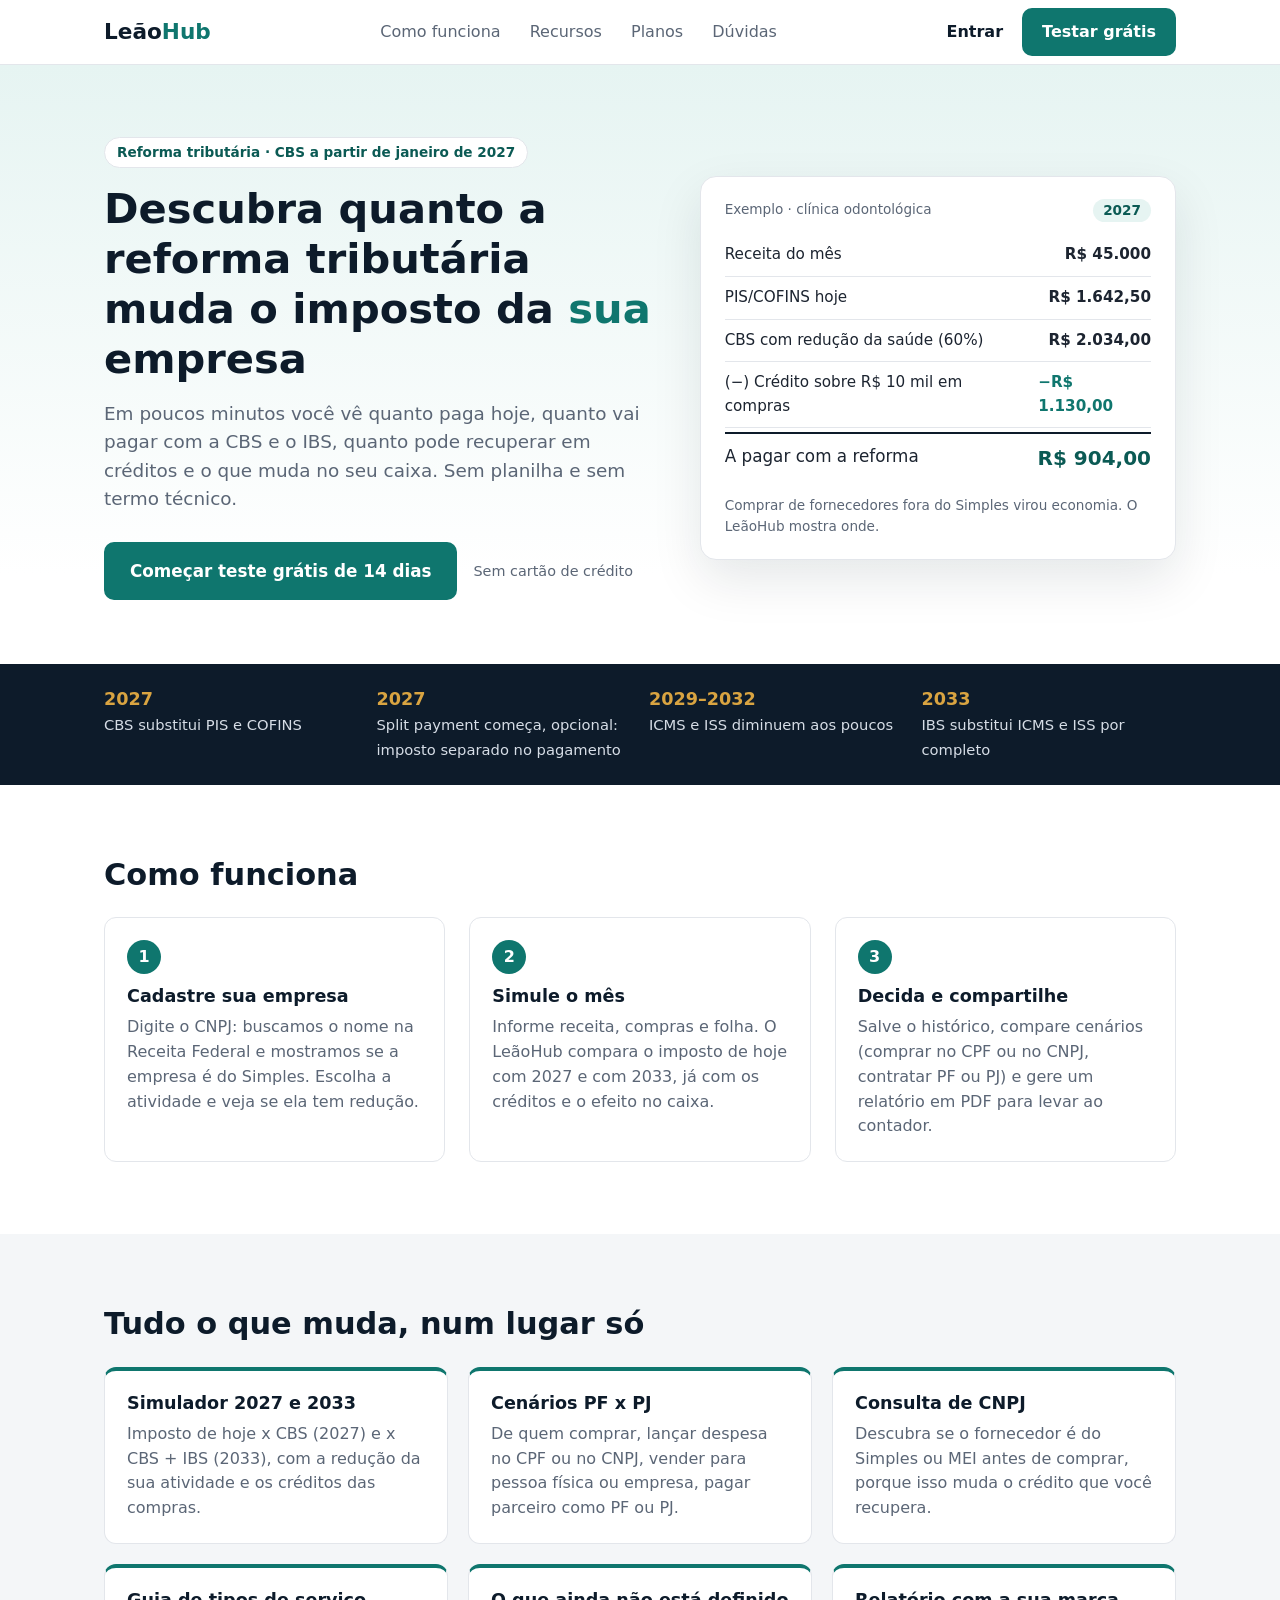
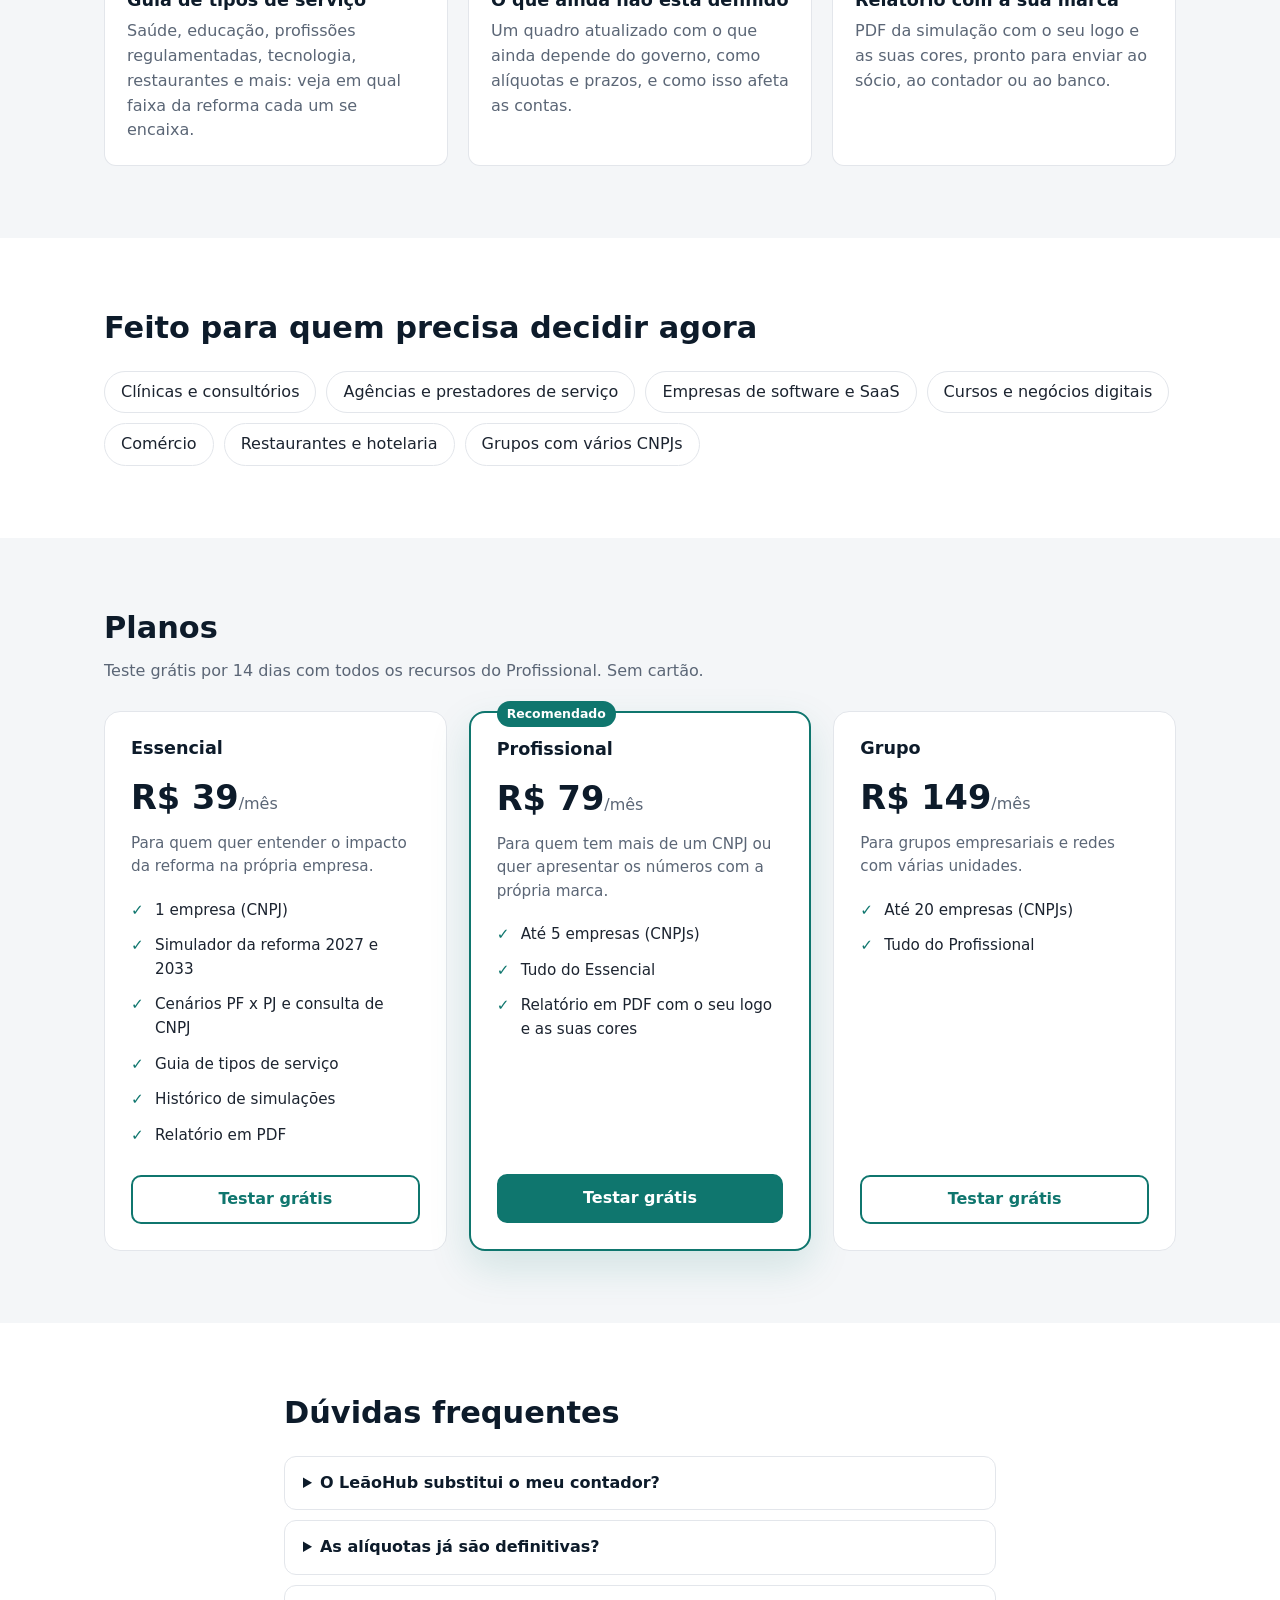
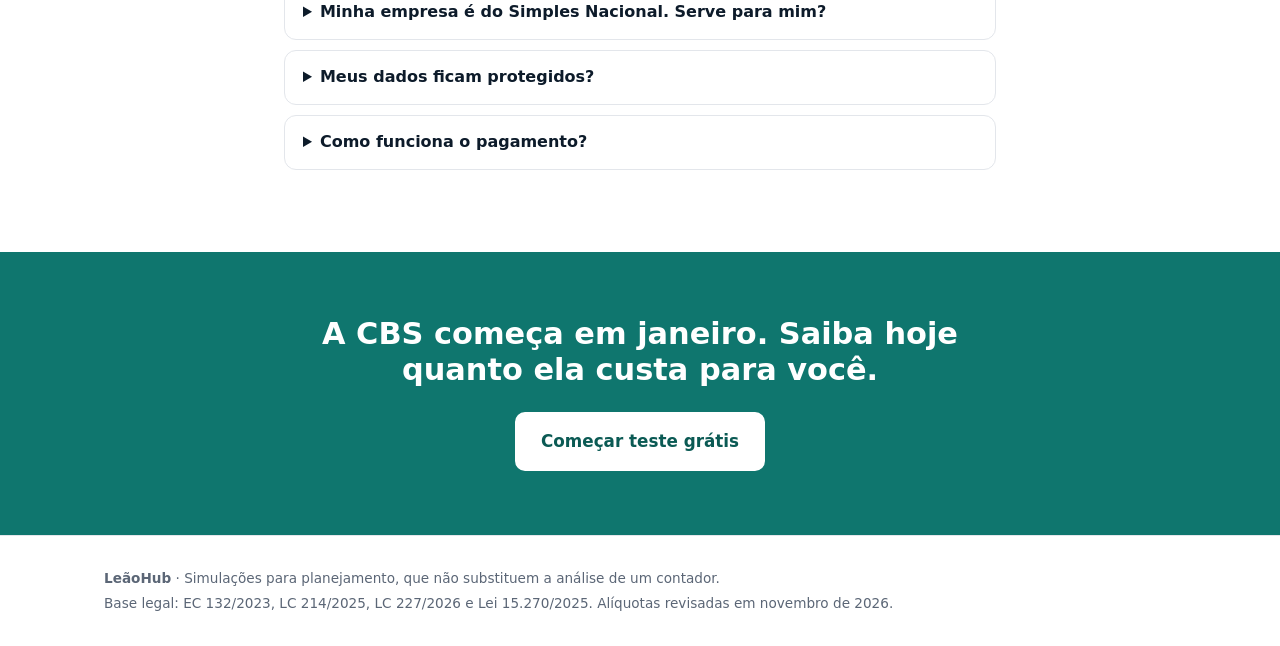
<file: index.html>
<!DOCTYPE html>
<html lang="pt-BR">
<head>
<meta charset="UTF-8">
<meta name="viewport" content="width=device-width, initial-scale=1">
<title>LeãoHub — Quanto a reforma tributária muda o imposto da sua empresa</title>
<meta name="description" content="Simule em minutos o impacto da CBS e do IBS na sua empresa: imposto de hoje x 2027 e 2033, créditos, cenários PF x PJ e relatório em PDF com a sua marca.">
<link rel="stylesheet" href="site.css">
</head>
<body>
<header class="topo">
  <div class="container topo-inner">
    <a class="logo" href="index.html">Leão<span>Hub</span></a>
    <nav class="menu">
      <a href="#como-funciona">Como funciona</a>
      <a href="#recursos">Recursos</a>
      <a href="#planos">Planos</a>
      <a href="#duvidas">Dúvidas</a>
    </nav>
    <div class="topo-acoes">
      <a class="btn-link" href="app.html#/entrar">Entrar</a>
      <a class="btn" href="app.html#/cadastro">Testar grátis</a>
    </div>
  </div>
</header>

<main>
  <section class="hero">
    <div class="container hero-grid">
      <div>
        <p class="selo">Reforma tributária · CBS a partir de janeiro de 2027</p>
        <h1>Descubra quanto a reforma tributária muda o imposto da <em>sua</em> empresa</h1>
        <p class="lead">Em poucos minutos você vê quanto paga hoje, quanto vai pagar com a CBS e o IBS, quanto pode recuperar em créditos e o que muda no seu caixa. Sem planilha e sem termo técnico.</p>
        <div class="hero-acoes">
          <a class="btn grande" href="app.html#/cadastro">Começar teste grátis de <span class="dias-teste">14</span> dias</a>
          <span class="nota">Sem cartão de crédito</span>
        </div>
      </div>
      <div class="hero-card" aria-label="Exemplo de resultado do simulador">
        <div class="hc-topo"><span>Exemplo · clínica odontológica</span><span class="hc-tag">2027</span></div>
        <div class="hc-linha"><span>Receita do mês</span><b>R$ 45.000</b></div>
        <div class="hc-linha"><span>PIS/COFINS hoje</span><b>R$ 1.642,50</b></div>
        <div class="hc-linha"><span>CBS com redução da saúde (60%)</span><b>R$ 2.034,00</b></div>
        <div class="hc-linha credito"><span>(−) Crédito sobre R$ 10 mil em compras</span><b>−R$ 1.130,00</b></div>
        <div class="hc-total"><span>A pagar com a reforma</span><b>R$ 904,00</b></div>
        <p class="hc-nota">Comprar de fornecedores fora do Simples virou economia. O LeãoHub mostra onde.</p>
      </div>
    </div>
  </section>

  <section class="faixa">
    <div class="container faixa-grid">
      <div><b>2027</b><span>CBS substitui PIS e COFINS</span></div>
      <div><b>2027</b><span>Split payment começa, opcional: imposto separado no pagamento</span></div>
      <div><b>2029–2032</b><span>ICMS e ISS diminuem aos poucos</span></div>
      <div><b>2033</b><span>IBS substitui ICMS e ISS por completo</span></div>
    </div>
  </section>

  <section id="como-funciona" class="secao">
    <div class="container">
      <h2>Como funciona</h2>
      <div class="passos">
        <div class="passo"><span class="num">1</span><h3>Cadastre sua empresa</h3><p>Digite o CNPJ: buscamos o nome na Receita Federal e mostramos se a empresa é do Simples. Escolha a atividade e veja se ela tem redução.</p></div>
        <div class="passo"><span class="num">2</span><h3>Simule o mês</h3><p>Informe receita, compras e folha. O LeãoHub compara o imposto de hoje com 2027 e com 2033, já com os créditos e o efeito no caixa.</p></div>
        <div class="passo"><span class="num">3</span><h3>Decida e compartilhe</h3><p>Salve o histórico, compare cenários (comprar no CPF ou no CNPJ, contratar PF ou PJ) e gere um relatório em PDF para levar ao contador.</p></div>
      </div>
    </div>
  </section>

  <section id="recursos" class="secao clara">
    <div class="container">
      <h2>Tudo o que muda, num lugar só</h2>
      <div class="recursos">
        <div class="recurso"><h3>Simulador 2027 e 2033</h3><p>Imposto de hoje x CBS (2027) e x CBS + IBS (2033), com a redução da sua atividade e os créditos das compras.</p></div>
        <div class="recurso"><h3>Cenários PF x PJ</h3><p>De quem comprar, lançar despesa no CPF ou no CNPJ, vender para pessoa física ou empresa, pagar parceiro como PF ou PJ.</p></div>
        <div class="recurso"><h3>Consulta de CNPJ</h3><p>Descubra se o fornecedor é do Simples ou MEI antes de comprar, porque isso muda o crédito que você recupera.</p></div>
        <div class="recurso"><h3>Guia de tipos de serviço</h3><p>Saúde, educação, profissões regulamentadas, tecnologia, restaurantes e mais: veja em qual faixa da reforma cada um se encaixa.</p></div>
        <div class="recurso"><h3>O que ainda não está definido</h3><p>Um quadro atualizado com o que ainda depende do governo, como alíquotas e prazos, e como isso afeta as contas.</p></div>
        <div class="recurso"><h3>Relatório com a sua marca</h3><p>PDF da simulação com o seu logo e as suas cores, pronto para enviar ao sócio, ao contador ou ao banco.</p></div>
      </div>
    </div>
  </section>

  <section class="secao">
    <div class="container">
      <h2>Feito para quem precisa decidir agora</h2>
      <div class="publico">
        <span>Clínicas e consultórios</span><span>Agências e prestadores de serviço</span><span>Empresas de software e SaaS</span>
        <span>Cursos e negócios digitais</span><span>Comércio</span><span>Restaurantes e hotelaria</span><span>Grupos com vários CNPJs</span>
      </div>
    </div>
  </section>

  <section id="planos" class="secao clara">
    <div class="container">
      <h2>Planos</h2>
      <p class="sub">Teste grátis por <span class="dias-teste">14</span> dias com todos os recursos do Profissional. Sem cartão.</p>
      <div id="lista-planos" class="planos"></div>
    </div>
  </section>

  <section id="duvidas" class="secao">
    <div class="container estreito">
      <h2>Dúvidas frequentes</h2>
      <details><summary>O LeãoHub substitui o meu contador?</summary><p>Não. Ele mostra estimativas para você planejar e conversar com o contador com números na mão. O enquadramento final de cada operação é decisão técnica do contador.</p></details>
      <details><summary>As alíquotas já são definitivas?</summary><p>Ainda não. Usamos a CBS de 11,3% para 2027, calculada pelo TCU e pendente de fixação pelo Senado, e a estimativa oficial do Comitê Gestor do IBS para 2033. O quadro "O que ainda não está definido" mostra o que falta e é atualizado quando as regras saem.</p></details>
      <details><summary>Minha empresa é do Simples Nacional. Serve para mim?</summary><p>Sim. Você vê quanto crédito seus clientes empresa recuperam e compara ficar no Simples com pagar CBS/IBS "por fora". Também consulta se seus fornecedores são do Simples.</p></details>
      <details><summary>Meus dados ficam protegidos?</summary><p>Cada conta entra com e-mail e senha e só enxerga as próprias empresas e simulações.</p></details>
      <details><summary>Como funciona o pagamento?</summary><p>Durante o teste grátis não pedimos cartão. No fim do teste você escolhe o plano para continuar e mantém suas empresas e simulações.</p></details>
    </div>
  </section>

  <section class="cta-final">
    <div class="container">
      <h2>A CBS começa em janeiro. Saiba hoje quanto ela custa para você.</h2>
      <a class="btn grande claro" href="app.html#/cadastro">Começar teste grátis</a>
    </div>
  </section>
</main>

<footer class="rodape">
  <div class="container">
    <p><b>LeãoHub</b> · Simulações para planejamento, que não substituem a análise de um contador.</p>
    <p>Base legal: EC 132/2023, LC 214/2025, LC 227/2026 e Lei 15.270/2025. Alíquotas revisadas em novembro de 2026.</p>
  </div>
</footer>

<script src="config.js"></script>
<script>
  (function () {
    var C = window.LEAOHUB_CONFIG || {};
    var dias = C.DIAS_TESTE || 14;
    document.querySelectorAll('.dias-teste').forEach(function (el) { el.textContent = dias; });
    var esc = function (s) { return String(s == null ? '' : s).replace(/[&<>"']/g, function (c) { return { '&': '&amp;', '<': '&lt;', '>': '&gt;', '"': '&quot;', "'": '&#39;' }[c]; }); };
    var brl = function (v) { return Number(v || 0).toLocaleString('pt-BR', { style: 'currency', currency: 'BRL', maximumFractionDigits: 0 }); };
    var alvo = document.getElementById("lista-planos");
    alvo.innerHTML = (C.PLANOS || []).map(function (p) {
      return '<div class="plano' + (p.destaque ? ' destaque' : '') + '">' +
        (p.destaque ? '<span class="plano-selo">Recomendado</span>' : '') +
        '<h3>' + esc(p.nome) + '</h3>' +
        '<p class="preco"><b>' + brl(p.preco) + '</b><span>/mês</span></p>' +
        '<p class="plano-resumo">' + esc(p.resumo) + '</p>' +
        '<ul>' + (p.itens || []).map(function (i) { return '<li>' + esc(i) + '</li>'; }).join('') + '</ul>' +
        '<a class="btn' + (p.destaque ? '' : ' contorno') + '" href="app.html#/cadastro/' + encodeURIComponent(p.id) + '">Testar grátis</a>' +
      '</div>';
    }).join('');
  })();
</script>
</body>
</html>
</file>
<file: site.css>
/* LeãoHub — página de vendas */
:root {
  --tinta: #0d1b2a;
  --texto: #1c2430;
  --suave: #5b6676;
  --linha: #e3e6eb;
  --fundo: #ffffff;
  --fundo-claro: #f4f6f8;
  --verde: #0f766e;
  --verde-escuro: #0b5a54;
  --verde-claro: #e6f4f2;
  --ouro: #d9a441;
  --raio: 12px;
  font-family: system-ui, -apple-system, "Segoe UI", Roboto, sans-serif;
  color: var(--texto);
  background: var(--fundo);
}
* { box-sizing: border-box; }
body { margin: 0; line-height: 1.55; font-size: 16px; }
a { color: var(--verde); }
h1, h2, h3 { color: var(--tinta); line-height: 1.2; }
h2 { font-size: 1.9rem; margin: 0 0 24px; }
h3 { font-size: 1.1rem; margin: 0 0 8px; }
.container { max-width: 1120px; margin: 0 auto; padding: 0 24px; }
.estreito { max-width: 760px; }

.btn { display: inline-block; background: var(--verde); color: #fff; padding: 10px 18px; border-radius: 10px; font-weight: 700; text-decoration: none; border: 2px solid var(--verde); }
.btn:hover { background: var(--verde-escuro); border-color: var(--verde-escuro); }
.btn.grande { padding: 14px 24px; font-size: 1.05rem; }
.btn.contorno { background: transparent; color: var(--verde); }
.btn.contorno:hover { background: var(--verde-claro); }
.btn.claro { background: #fff; color: var(--verde-escuro); border-color: #fff; }
.btn-link { color: var(--tinta); text-decoration: none; font-weight: 600; margin-right: 14px; }

.topo { position: sticky; top: 0; background: rgba(255,255,255,.95); backdrop-filter: blur(6px); border-bottom: 1px solid var(--linha); z-index: 10; }
.topo-inner { display: flex; align-items: center; justify-content: space-between; height: 64px; gap: 16px; }
.logo { font-weight: 800; font-size: 1.35rem; color: var(--tinta); text-decoration: none; }
.logo span { color: var(--verde); }
.menu a { color: var(--suave); text-decoration: none; margin: 0 12px; font-weight: 500; }
.menu a:hover { color: var(--tinta); }

.hero { background: linear-gradient(180deg, var(--verde-claro), #fff 85%); padding: 72px 0 64px; }
.hero-grid { display: grid; grid-template-columns: 1.15fr 1fr; gap: 48px; align-items: center; }
.selo { display: inline-block; background: #fff; border: 1px solid var(--linha); border-radius: 99px; padding: 4px 12px; font-size: 0.85rem; color: var(--verde-escuro); font-weight: 600; margin: 0 0 16px; }
.hero h1 { font-size: 2.6rem; margin: 0 0 16px; }
.hero h1 em { font-style: normal; color: var(--verde); }
.lead { font-size: 1.15rem; color: var(--suave); margin: 0 0 28px; }
.hero-acoes { display: flex; align-items: center; gap: 16px; flex-wrap: wrap; }
.nota { color: var(--suave); font-size: 0.9rem; }

.hero-card { background: #fff; border: 1px solid var(--linha); border-radius: 16px; padding: 22px 24px; box-shadow: 0 20px 50px rgba(13,27,42,.10); }
.hc-topo { display: flex; justify-content: space-between; color: var(--suave); font-size: 0.85rem; margin-bottom: 12px; }
.hc-tag { background: var(--verde-claro); color: var(--verde-escuro); border-radius: 99px; padding: 1px 10px; font-weight: 700; }
.hc-linha, .hc-total { display: flex; justify-content: space-between; gap: 12px; padding: 9px 0; border-bottom: 1px solid var(--linha); font-size: 0.95rem; }
.hc-linha.credito b { color: var(--verde); }
.hc-total { border-bottom: 0; border-top: 2px solid var(--tinta); margin-top: 4px; font-size: 1.05rem; }
.hc-total b { color: var(--verde-escuro); font-size: 1.25rem; }
.hc-nota { margin: 12px 0 0; font-size: 0.85rem; color: var(--suave); }

.faixa { background: var(--tinta); color: #d6dde6; padding: 22px 0; }
.faixa-grid { display: grid; grid-template-columns: repeat(4, 1fr); gap: 18px; }
.faixa b { display: block; color: var(--ouro); font-size: 1.1rem; }
.faixa span { font-size: 0.92rem; }

.secao { padding: 72px 0; }
.secao.clara { background: var(--fundo-claro); }
.sub { color: var(--suave); margin: -12px 0 28px; }

.passos { display: grid; grid-template-columns: repeat(3, 1fr); gap: 24px; }
.passo { border: 1px solid var(--linha); border-radius: var(--raio); padding: 22px; }
.passo .num { display: inline-grid; place-items: center; width: 34px; height: 34px; border-radius: 50%; background: var(--verde); color: #fff; font-weight: 800; margin-bottom: 12px; }
.passo p, .recurso p { color: var(--suave); margin: 0; }

.recursos { display: grid; grid-template-columns: repeat(3, 1fr); gap: 20px; }
.recurso { background: #fff; border: 1px solid var(--linha); border-radius: var(--raio); padding: 22px; border-top: 4px solid var(--verde); }

.publico { display: flex; flex-wrap: wrap; gap: 10px; }
.publico span { border: 1px solid var(--linha); border-radius: 99px; padding: 8px 16px; background: #fff; font-weight: 500; }

.planos { display: grid; grid-template-columns: repeat(3, 1fr); gap: 22px; align-items: stretch; }
.plano { position: relative; background: #fff; border: 1px solid var(--linha); border-radius: 16px; padding: 26px; display: flex; flex-direction: column; }
.plano.destaque { border: 2px solid var(--verde); box-shadow: 0 16px 40px rgba(15,118,110,.15); }
.plano-selo { position: absolute; top: -12px; left: 26px; background: var(--verde); color: #fff; font-size: 0.78rem; font-weight: 700; padding: 3px 10px; border-radius: 99px; }
.preco { margin: 4px 0 8px; }
.preco b { font-size: 2.1rem; color: var(--tinta); }
.preco span { color: var(--suave); }
.plano-resumo { color: var(--suave); font-size: 0.95rem; margin: 0 0 14px; }
.plano ul { list-style: none; padding: 0; margin: 0 0 22px; flex: 1; }
.plano li { padding: 6px 0 6px 24px; position: relative; font-size: 0.95rem; }
.plano li::before { content: "✓"; position: absolute; left: 0; color: var(--verde); font-weight: 800; }
.plano .btn { text-align: center; }

details { border: 1px solid var(--linha); border-radius: var(--raio); padding: 14px 18px; margin-bottom: 10px; }
summary { cursor: pointer; font-weight: 600; color: var(--tinta); }
details p { color: var(--suave); margin: 10px 0 0; }

.cta-final { background: var(--verde); color: #fff; padding: 64px 0; text-align: center; }
.cta-final h2 { color: #fff; max-width: 720px; margin: 0 auto 24px; }

.rodape { padding: 28px 0; color: var(--suave); font-size: 0.85rem; border-top: 1px solid var(--linha); }
.rodape p { margin: 4px 0; }

@media (max-width: 900px) {
  .menu { display: none; }
  .hero { padding: 48px 0; }
  .hero-grid, .passos, .recursos, .planos { grid-template-columns: 1fr; }
  .faixa-grid { grid-template-columns: repeat(2, 1fr); }
  .hero h1 { font-size: 2rem; }
  h2 { font-size: 1.5rem; }
  .btn-link { margin-right: 6px; }
}
</file>
